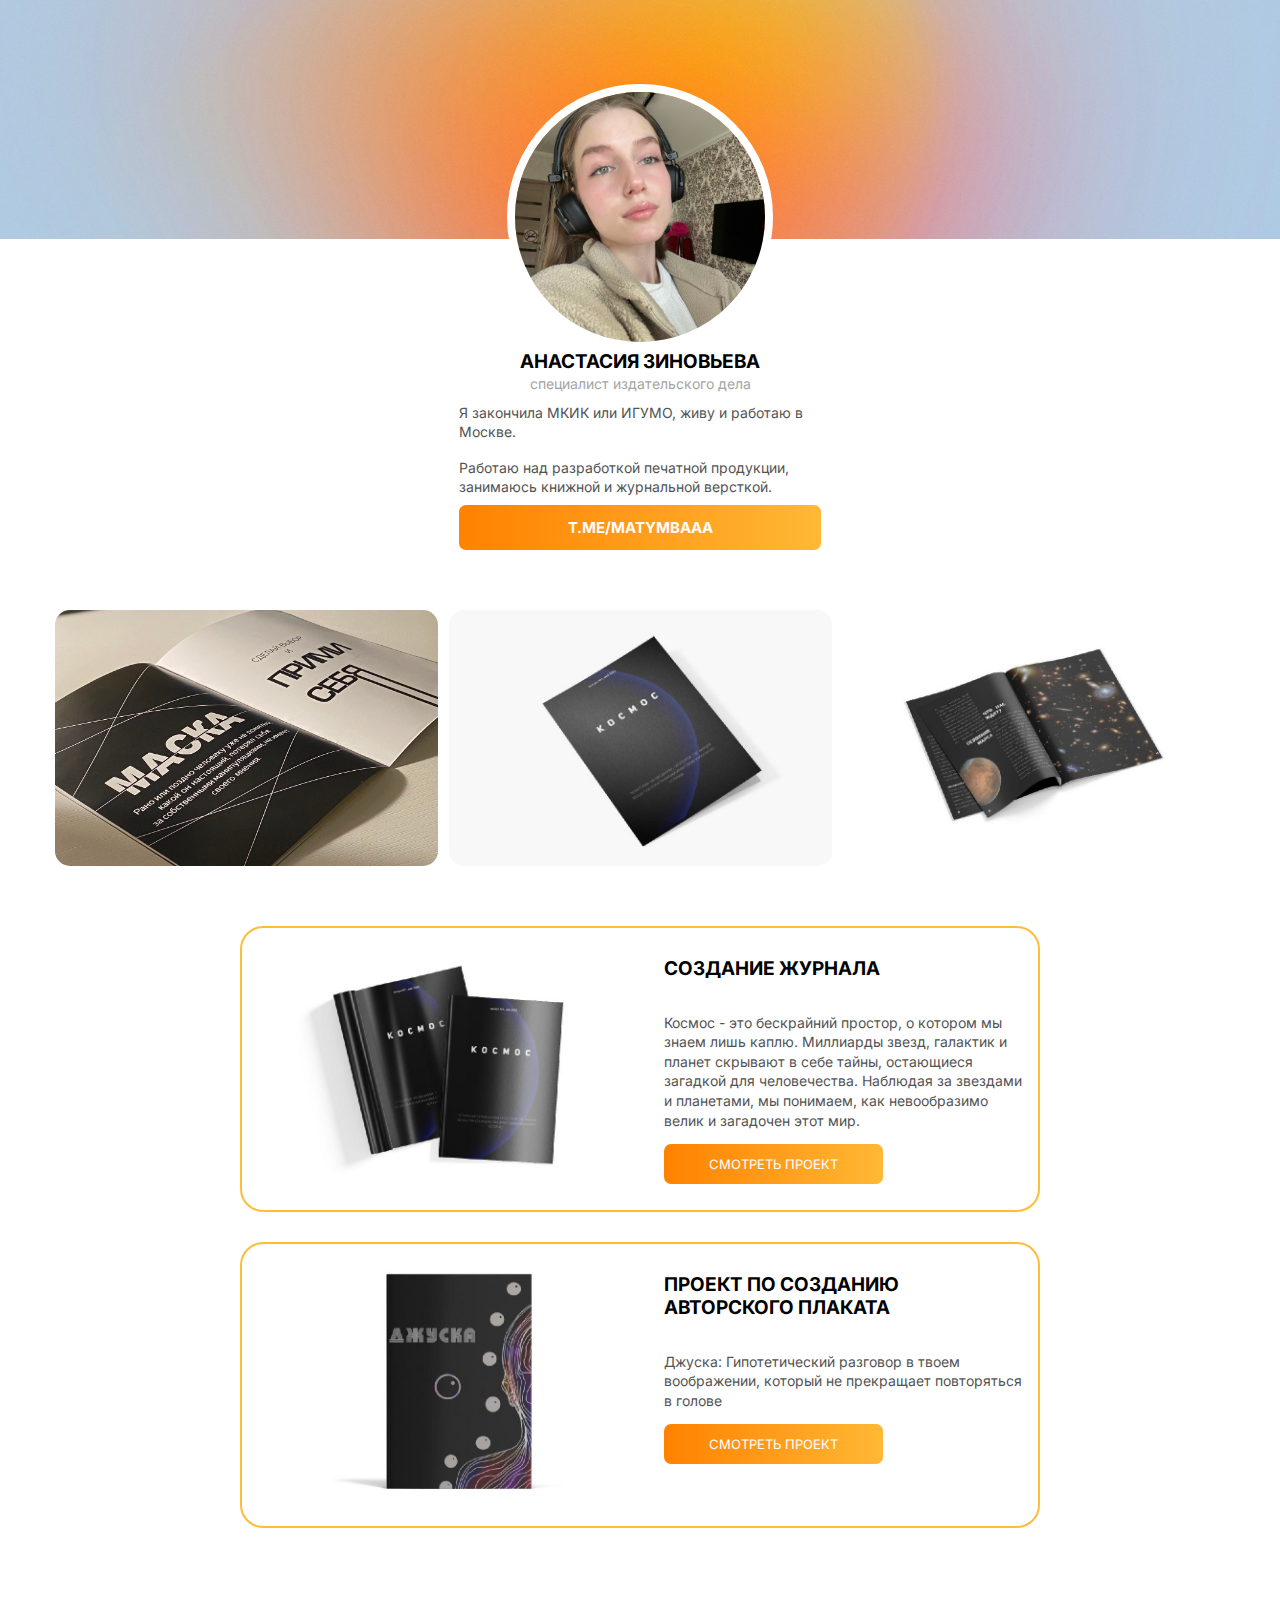
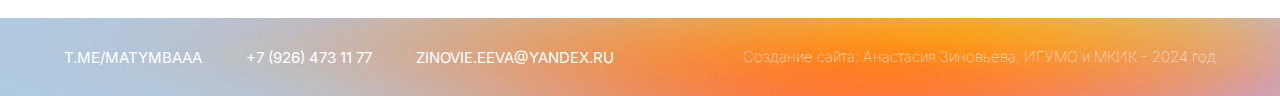
<file: index.html>
<!doctype html>
<html>
<head>
<title>Зиновьева Анастасия Евгеньевна</title>
<link href="style.css" type="text/css"  rel="stylesheet">
<meta charset="utf-8">
<link rel="shortcut icon" type="image/x-icon" href="images/5624204.png">
<link rel="preconnect" href="https://fonts.googleapis.com">
<link rel="preconnect" href="https://fonts.gstatic.com" crossorigin>
<link href="https://fonts.googleapis.com/css2?family=Inter:wght@100;200;300;400;500;600;700;800;900&display=swap" rel="stylesheet">
</head>
<body>
<header>
<section class="profile">
<img src="images/ava.jpg">
<h1>Анастасия Зиновьева</h1>
<h2>Специалист издательского дела</h2>
<p>Я закончила МКИК или ИГУМО, живу и работаю в Москве.</p>
<p>Работаю над разработкой печатной продукции, занимаюсь книжной и журнальной версткой.</p>
<a href="/">t.me/matymbaaa</a>
</section>
</header>
<main>
<section class="ills">
<img src="images/1f.jpg">
<img src="images/2f.jpg">
<img src="images/3f.jpg">
</section>
<section class="portfolio">
<article id="card_2">
<img src="images/r2.jpg">
<h3>СОЗДАНИЕ ЖУРНАЛА</h3>
<p>Космос - это бескрайний простор, о котором мы знаем лишь каплю. Миллиарды звезд, галактик и планет скрывают в себе тайны, остающиеся загадкой для человечества. Наблюдая за звездами и планетами, мы понимаем, как невообразимо велик и загадочен этот мир.</p>
<a href="2.html">Смотреть проект</a>
</article>
<article id="card_1">
<img src="images/r1.jpg">
<h3>ПРОЕКТ ПО СОЗДАНИЮ
АВТОРСКОГО ПЛАКАТА</h3>
<p>Джуска: Гипотетический разговор в твоем воображении, который не прекращает повторяться в голове</p>
<a href="1.html">Смотреть проект</a>
</article>
</section>
</main>
<footer>
<div class="contacts">
<a href="/">t.me/matymbaaa</a>
<a href="/"> +7 (926) 473 11 77</a>
<a href="/">zinovie.eeva@yandex.ru</a>
</div>
<div class="copyright">
Создание сайта: Анастасия Зиновьева, ИГУМО и МКИК - 2024 год
</div>
</footer>
</body>
</html>
</file>
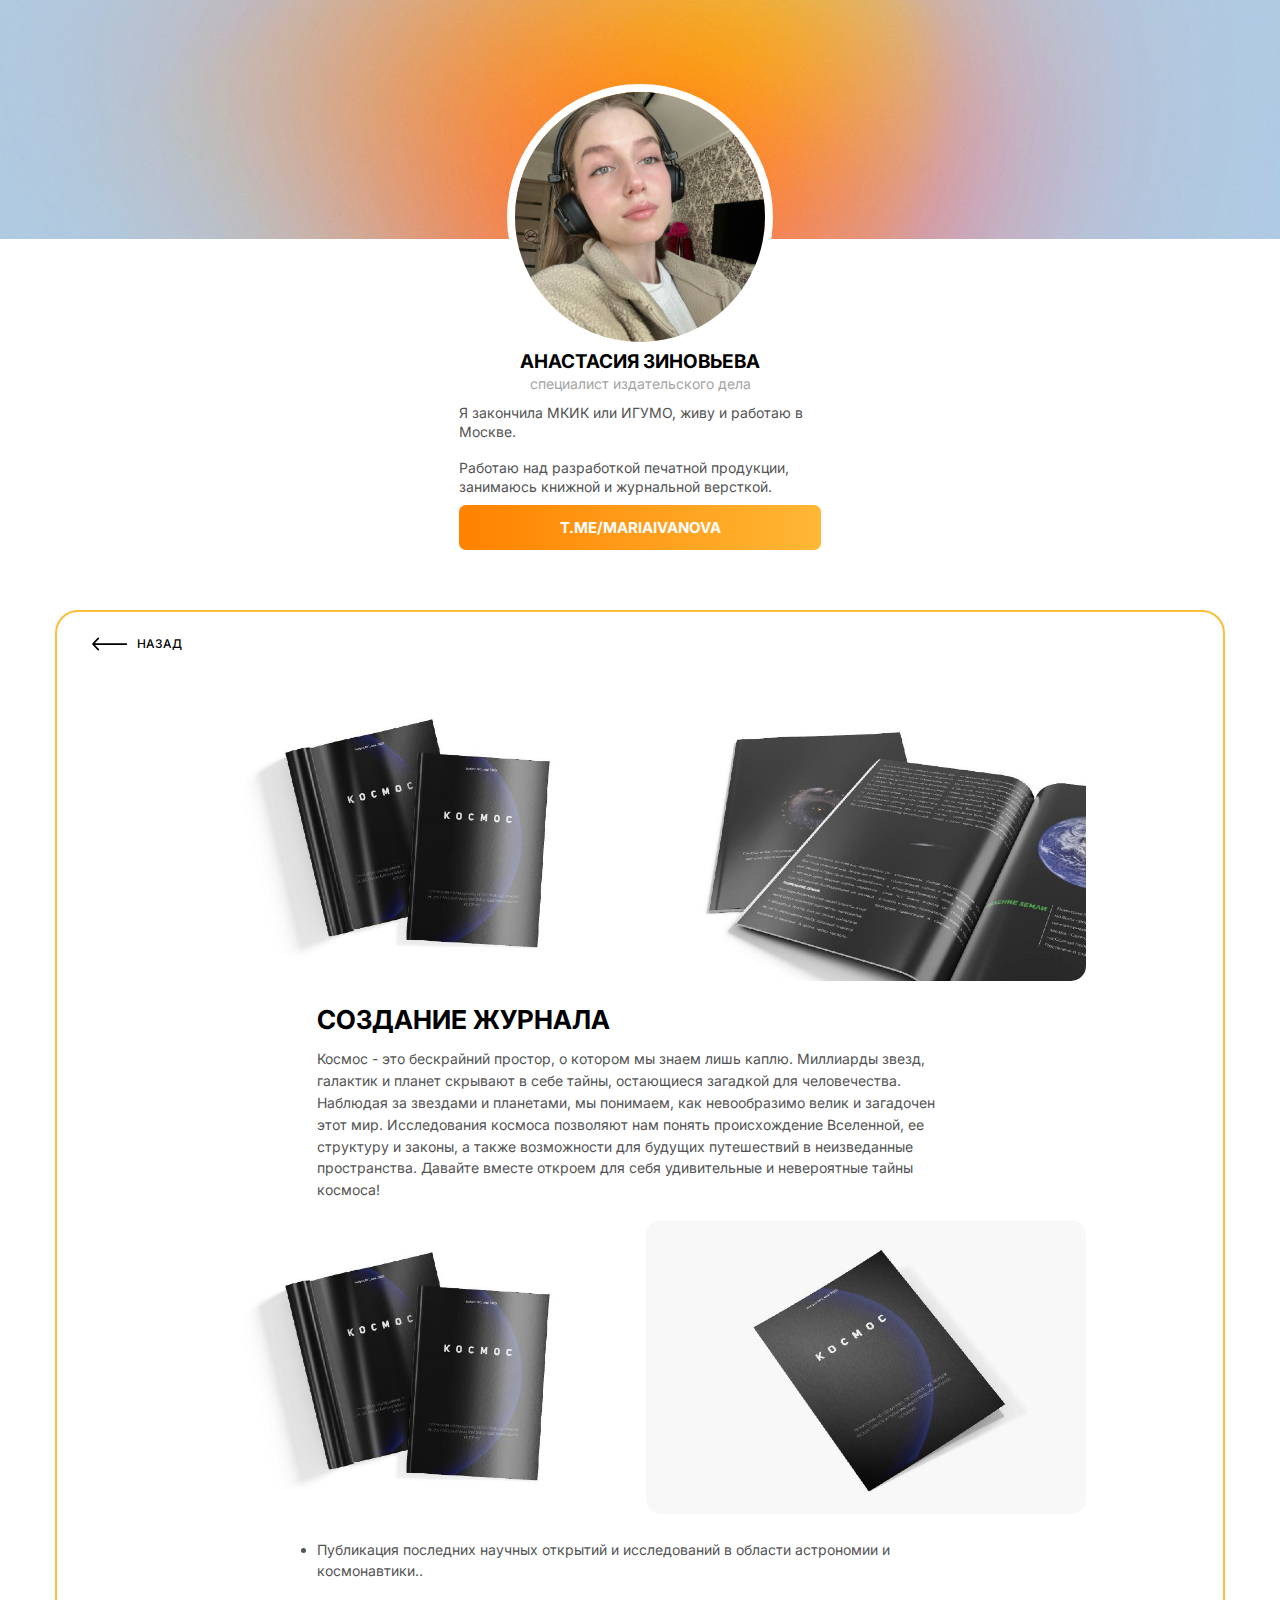
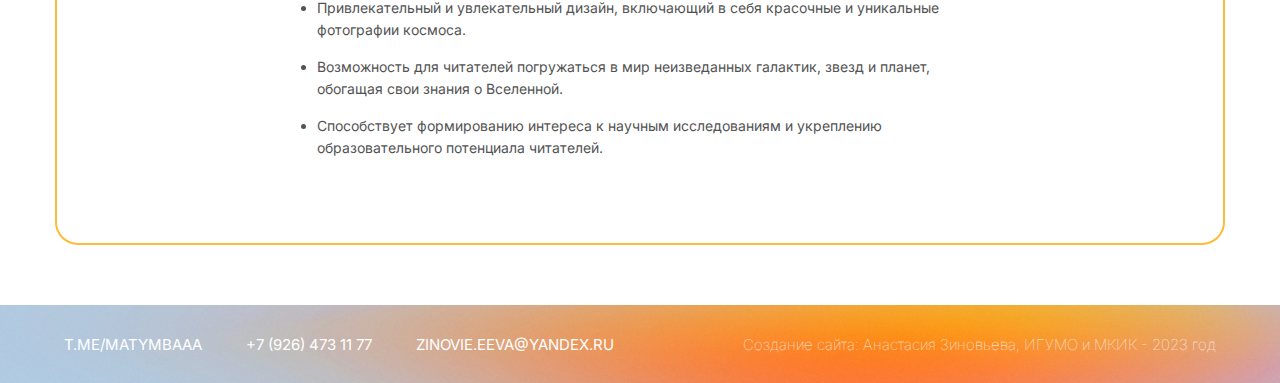
<file: 2.html>
<!doctype html>
<html>
<head>
<title>СОЗДАНИЕ ЖУРНАЛА</title>
<link href="style.css" type="text/css"  rel="stylesheet">
<meta charset="utf-8">
<link rel="shortcut icon" type="image/x-icon" href="images/favicon.ico">
<link rel="preconnect" href="https://fonts.googleapis.com">
<link rel="preconnect" href="https://fonts.gstatic.com" crossorigin>
<link href="https://fonts.googleapis.com/css2?family=Inter:wght@100;200;300;400;500;600;700;800;900&display=swap" rel="stylesheet">
</head>
<body>
<header>
<section class="profile"> 
<img src="images/ava.jpg">
<h1>Анастасия Зиновьева</h1>
<h2>Специалист издательского дела</h2>
<p>Я закончила МКИК или ИГУМО, живу и работаю в Москве.</p>
<p>Работаю над разработкой печатной продукции, занимаюсь книжной и журнальной версткой.</p>
<a href="/">t.me/mariaivanova</a>
</section>
</header>
<main class="read">
<a href="index.html" class="back"><img src="images/arrow.svg"> назад</a>

<img src="images/3b.jpg">
<img src="images/4b.jpg">
<h1>СОЗДАНИЕ ЖУРНАЛА</h1>

<p>
Космос - это бескрайний простор, о котором мы знаем лишь каплю. Миллиарды звезд, галактик и планет скрывают в себе тайны, остающиеся загадкой для человечества. Наблюдая за звездами и планетами, мы понимаем, как невообразимо велик и загадочен этот мир. Исследования космоса позволяют нам понять происхождение Вселенной, ее структуру и законы, а также возможности для будущих путешествий в неизведанные пространства. Давайте вместе откроем для себя удивительные и невероятные тайны космоса!
</p>

<img src="images/1b.jpg">
<img src="images/2b.jpg">

<ul>
<li>
Публикация последних научных открытий и исследований в области астрономии и космонавтики..</li>

<li>Привлекательный и увлекательный дизайн, включающий в себя красочные и уникальные фотографии космоса.</li>

<li>Возможность для читателей погружаться в мир неизведанных галактик, звезд и планет, обогащая свои знания о Вселенной.</li>

<li>Способствует формированию интереса к научным исследованиям и укреплению образовательного потенциала читателей.</li>


</main>
<footer>
<div class="contacts">
<a href="/">t.me/matymbaaa</a>
<a href="/"> +7 (926) 473 11 77</a>
<a href="/">zinovie.eeva@yandex.ru</a>
</div>
<div class="copyright">
Создание сайта: Анастасия Зиновьева, ИГУМО и МКИК - 2023 год
</div>
</footer>
</body>
</html>
</file>
<file: style.css>
body {
    margin: 0;
    font-family: 'Inter', sans-serif;
}

header {
    width: 100%;
    height: 550px;
    background: url(images/fon1.jpg);
    background-size: 100% 239px;
    background-repeat: no-repeat;
    display: flex;
    justify-content: center;
    align-items: flex-end;
    margin-bottom: 60px;
}
.profile {
    width: 362px;
    display: flex;
    align-content: flex-start;
    justify-content: center;
    flex-wrap: wrap;
}

.profile img {
    display: block;
    margin: 0 50px;
	width: 250px;
    border-radius: 50%;
    border: 8px solid white;
}

.profile h1 {
    margin: 0;
font-weight: 700;
font-size: 19px;
line-height: 23px;
text-transform: uppercase;
}

.profile h2 {
margin: 0;
font-weight: 400;
font-size: 14px;
line-height: 154.02%;
text-transform: lowercase;
color: #A4A4A4;
}

.profile p {
font-weight: 400;
font-size: 14px;
line-height: 140.52%;
color: #535353;
margin: 8px 0;
}

.profile a {
    width: 362px;
    height: 45px;
    background: linear-gradient(90deg, #FF8200 0%, #FFBC39 107.46%);
    border-radius: 7px;
    display: flex;
    justify-content: center;
    align-items: center;
    font-weight: 700;
    font-size: 15px;
    text-transform: uppercase;
    color: #FFFFFF;
    text-decoration: none;
}

.profile a:hover {
    background: linear-gradient(0deg, #FF8200 0%, #FFBC39 107.46%);
}

main {
    width: 1170px;
    margin: 0 auto;
}

.ills {
    display: flex;
    justify-content: space-between;
    flex-wrap: nowrap;
        margin-bottom: 60px;
}

.ills img {
    width: 383px;
    border-radius: 15px;
}
 
.portfolio {
    /* visibility: visible; */
    display: flex;
    flex-direction: column;
    align-items: center;
        margin-bottom: 60px;
}

.portfolio article {
    /* visibility: visible; */
    width: 800px;
    display: flex;
    flex-direction: column;
    height: 286px;
    flex-wrap: wrap;
    margin-bottom: 30px;
    background: #FFFFFF;
    border: 2px solid #FFBC39;
    border-radius: 23px;
    padding: 10px;
    box-sizing: border-box;
}

.portfolio article img {
    width: 383px;
    display: block;
    margin-right: 25px;
}

.portfolio article h3 {
    width: 360px;
    font-weight: 700;
    font-size: 19px;
    line-height: 23px;
    text-transform: uppercase;
}

.portfolio article p {
    font-weight: 400;
    font-size: 14px;
    line-height: 140.52%;
    width: 360px;
    color: #535353;
}

.portfolio article a {
    background: linear-gradient(90deg, #FF8200 0%, #FFBC39 107.46%);
    border-radius: 7px;
    display: flex;
    width: 219px;
    height: 40px;
    text-transform: uppercase;
    color: #FFFFFF;
    text-decoration: none;
    align-items: center;
    font-size: 13px;
    justify-content: center;
}

.portfolio article a:hover {
    background: linear-gradient(0deg, #FF8200 0%, #FFBC39 107.46%);
}

footer {
    background: url(images/footer1.jpg);
    width: 100%;
    height: 78px;
    padding: 0 5vw;
    display: flex;
    justify-content: space-between;
    box-sizing: border-box;
    align-items: center;
}

.contacts a {
    text-transform: uppercase;
    color: #FFFFFF;
    text-decoration: none;
    font-size: 15px;
    margin-right: 40px;
}

.contacts a:hover {
    color: #000000;
}

.copyright {
    font-size: 15px;
    color: #FFFFFF;
    font-weight: 100;
}

/* ВНУТРЕННЯЯ СТРАНИЦА */

.read {
    background: #FFFFFF;
    border: 2px solid #FFBC39;
    border-radius: 23px;
    margin-bottom: 60px;
    padding: 70px 130px;
    box-sizing: border-box;
    font-weight: 400;
    font-size: 14px;
    line-height: 156.02%;
    color: #535353;
    position: relative;
}


.read img {
    width: 440px;
    border-radius: 15px;
    margin: 5px;
}

.read h1 {
    text-transform: uppercase;
    color: #000000;
    font-weight: 700;
    font-size: 26px;
}

.read h1, .read p, .read ul {
    padding: 0 130px;
}

.read ul li {
    margin-bottom: 15px;
}

.back {
    position: absolute;
    left: 30px;
    top: 20px;
    display: flex;
    text-transform: uppercase;
    text-decoration: none;
    color: #000000;
    align-items: center;
    font-weight: 500;
    font-size: 12px;
}

.back img {
    width: 35px;
    margin-right: 10px;
}

.back:hover {
opacity: 0.3;
}
</file>
